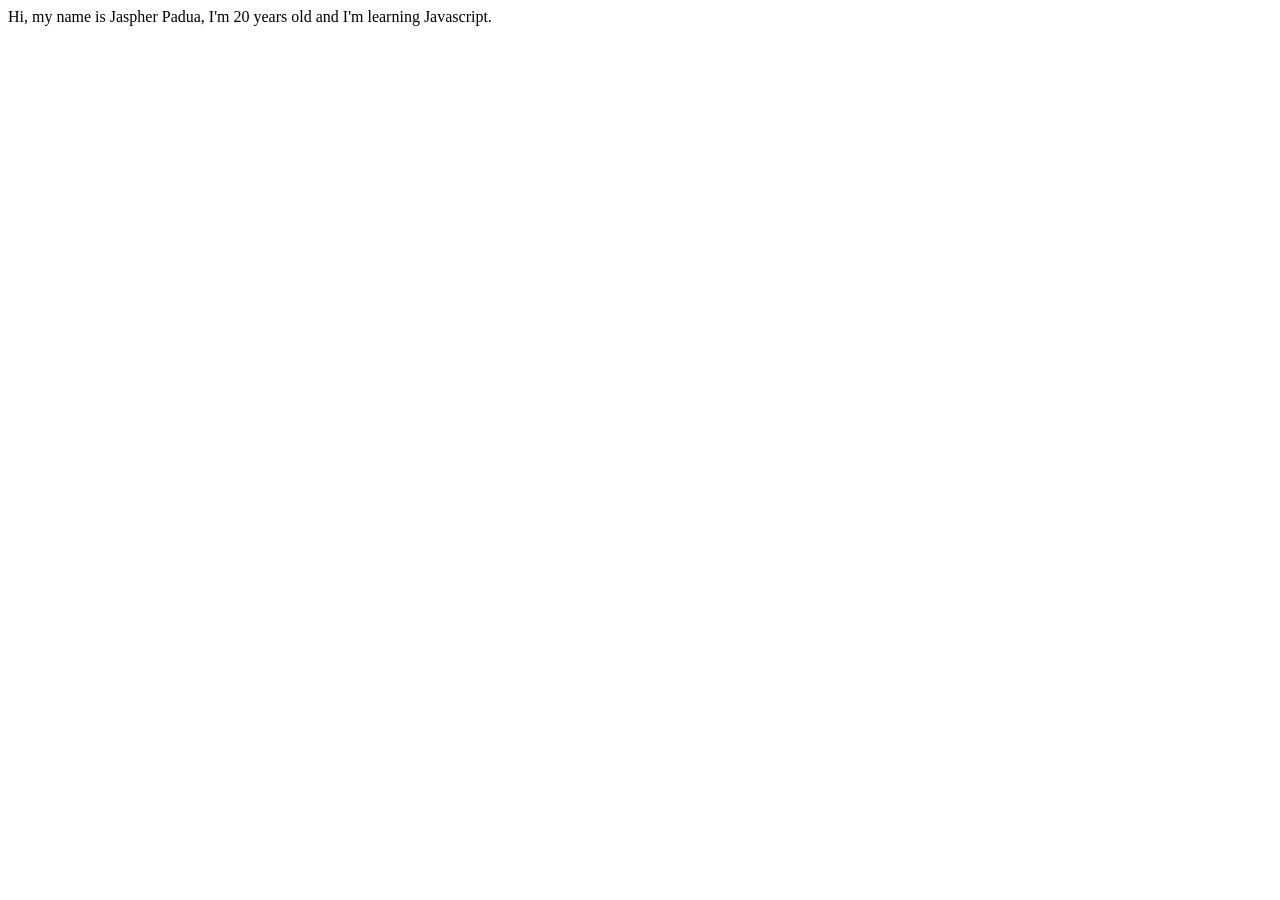
<file: BSNT 3102/index.html>
<!DOCTYPE html>
<html>
<head>
    <title>JavaScript Exercises</title>
</head>

<body>

    <!-- Exercise 2 -->
    <div id="student_message">
        Show your message here.
    </div>

    <script>
        console.log("This is ntTwo.js");

        var firstName = "Jaspher";
        var lastName = "Padua";
        var birthYear = 2006;

        var currentYear = new Date().getFullYear();
        var age = currentYear - birthYear;

        document.getElementById("student_message").innerHTML =
            "Hi, my name is " + firstName + " " + lastName +
            ", I'm " + age + " years old and I'm learning Javascript.";

        var phone1 = "01";
        var phone2 = "02";
        var phone3 = 876543123;

        if (phone1.toString().length == 2) {
            console.log("phone1 is valid");
        } else {
            console.log("phone1 is invalid");
        }

        if (phone1.toString().length == 20) {
            console.log("phone1 is valid");
        } else {
            console.log("phone1 is invalid");
        }

        var url = "www.ntTwo.com";
        url = "https://" + url;

        console.log(url);
    </script>
</body>
</html>
</file>
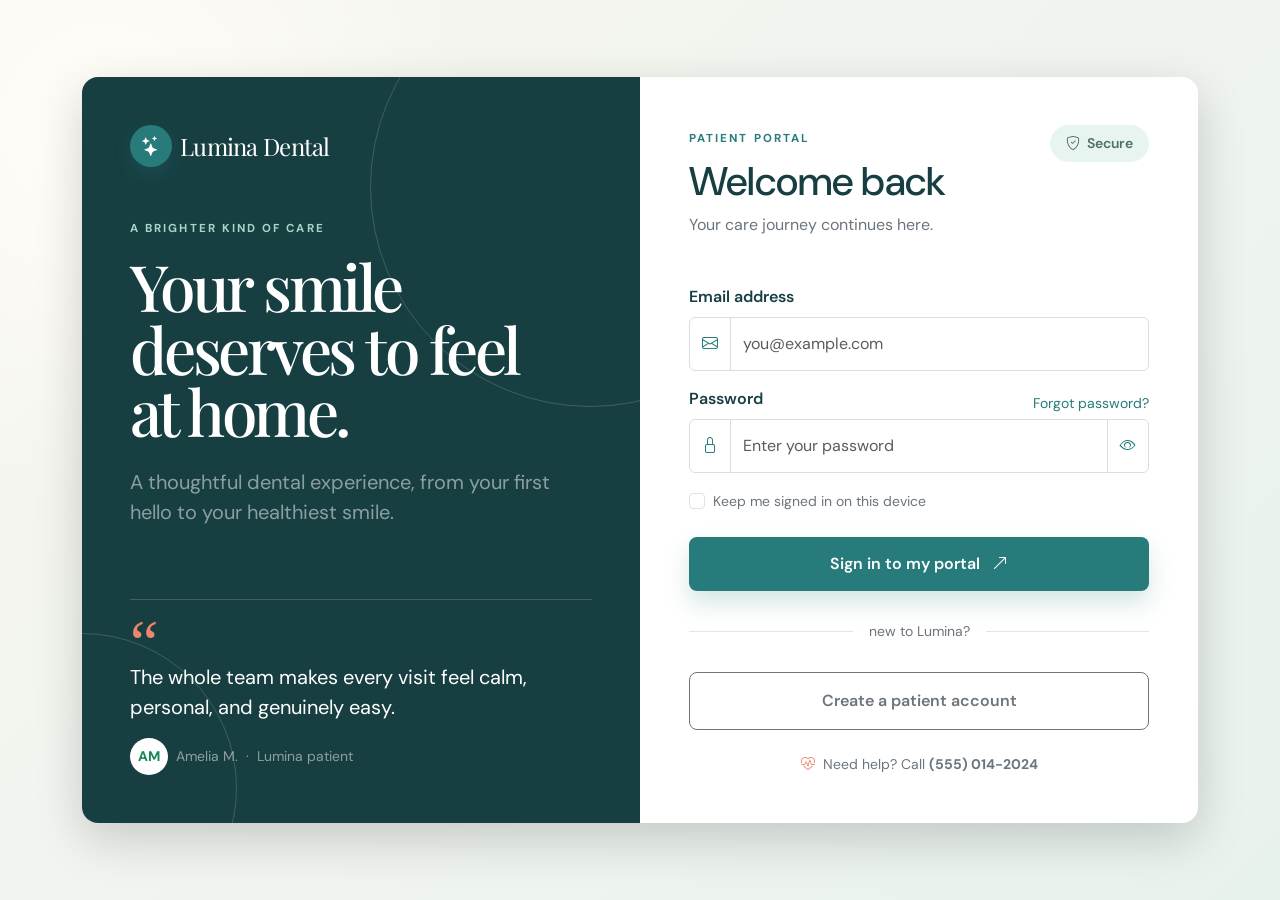
<file: discussion/index.html>
<!doctype html>
<html lang="en">
  <head>
    <meta charset="utf-8">
    <meta name="viewport" content="width=device-width, initial-scale=1">
    <title>Sign in | Lumina Dental</title>
    <link rel="preconnect" href="https://fonts.googleapis.com">
    <link rel="preconnect" href="https://fonts.gstatic.com" crossorigin>
    <link href="https://fonts.googleapis.com/css2?family=DM+Sans:wght@400;500;600;700&family=Playfair+Display:wght@600;700&display=swap" rel="stylesheet">
    <link href="https://cdn.jsdelivr.net/npm/bootstrap@5.3.8/dist/css/bootstrap.min.css" rel="stylesheet" integrity="sha384-sRIl4kxILFvY47J16cr9ZwB07vP4J8+LH7qKQnuqkuIAvNWLzeN8tE5YBujZqJLB" crossorigin="anonymous">
    <link rel="stylesheet" href="https://cdn.jsdelivr.net/npm/bootstrap-icons@1.13.1/font/bootstrap-icons.min.css">
    <style>
      :root {
        --ink: #173f42;
        --teal: #277b7b;
        --mint: #dff0e9;
        --cream: #f8f6f0;
        --coral: #ec876d;
      }

      body {
        min-height: 100vh;
        color: var(--ink);
        background: var(--cream);
        font-family: "DM Sans", sans-serif;
      }

      .login-shell {
        min-height: 100vh;
        background: radial-gradient(circle at 8% 14%, #fffdf7 0, transparent 27%), linear-gradient(135deg, #f8f6f0 0%, #e8f2ed 100%);
      }

      .brand-mark {
        width: 42px;
        height: 42px;
        color: white;
        background: var(--teal);
        box-shadow: 0 8px 18px rgba(39, 123, 123, .2);
      }

      .brand-name,
      h1 {
        font-family: "Playfair Display", serif;
      }

      .brand-name {
        color: var(--ink);
        letter-spacing: -.03em;
      }

      .welcome-panel {
        position: relative;
        min-height: 650px;
        overflow: hidden;
        color: white;
        background: var(--ink);
        isolation: isolate;
      }

      .welcome-panel::before,
      .welcome-panel::after {
        position: absolute;
        z-index: -1;
        border: 1px solid rgba(223, 240, 233, .18);
        border-radius: 50%;
        content: "";
      }

      .welcome-panel::before {
        width: 440px;
        height: 440px;
        right: -170px;
        top: -110px;
      }

      .welcome-panel::after {
        width: 310px;
        height: 310px;
        left: -155px;
        bottom: -120px;
      }

      .eyebrow {
        color: #a9d5c9;
        font-size: .72rem;
        font-weight: 700;
        letter-spacing: .18em;
      }

      .display-title {
        max-width: 430px;
        font-size: clamp(2.5rem, 5vw, 4.25rem);
        line-height: .98;
        letter-spacing: -.055em;
      }

      .quote-mark {
        color: var(--coral);
        font-family: Georgia, serif;
        font-size: 4rem;
        line-height: .6;
      }

      .testimonial {
        border-top: 1px solid rgba(255, 255, 255, .18);
      }

      .login-card {
        width: min(100%, 460px);
      }

      .form-control {
        min-height: 54px;
        border-color: #d5e1dc;
        color: var(--ink);
        background-color: rgba(255, 255, 255, .76);
      }

      .form-control:focus {
        border-color: var(--teal);
        box-shadow: 0 0 0 .25rem rgba(39, 123, 123, .12);
      }

      .input-group-text {
        border-color: #d5e1dc;
        color: var(--teal);
        background: rgba(255, 255, 255, .76);
      }

      .btn-lumina {
        min-height: 54px;
        border: 0;
        color: white;
        background: var(--teal);
        box-shadow: 0 12px 24px rgba(39, 123, 123, .2);
      }

      .btn-lumina:hover,
      .btn-lumina:focus {
        color: white;
        background: #1e6668;
      }

      .soft-line {
        color: #879b96;
      }

      .trust-pill {
        color: #4e716a;
        background: rgba(223, 240, 233, .72);
      }
    </style>
  </head>

  <body>
    <main class="login-shell d-flex align-items-center py-3 py-md-5">
      <div class="container">
        <div class="row justify-content-center g-0 shadow-lg rounded-4 overflow-hidden bg-white">
          <section class="welcome-panel col-12 col-lg-6 d-flex flex-column justify-content-between p-4 p-sm-5">
            <div>
              <div class="d-flex align-items-center gap-2 mb-5">
                <div class="brand-mark rounded-circle d-flex align-items-center justify-content-center">
                  <i class="bi bi-stars fs-5" aria-hidden="true"></i>
                </div>
                <span class="brand-name fs-4 text-white">Lumina Dental</span>
              </div>

              <span class="eyebrow text-uppercase">A brighter kind of care</span>
              <h1 class="display-title mt-3 mb-4">Your smile deserves to feel at home.</h1>
              <p class="text-white-50 fs-5 lh-base mb-0">A thoughtful dental experience, from your first hello to your healthiest smile.</p>
            </div>

            <div class="testimonial mt-5 pt-4">
              <div class="quote-mark">“</div>
              <p class="fs-5 lh-base mb-3">The whole team makes every visit feel calm, personal, and genuinely easy.</p>
              <div class="d-flex align-items-center gap-2 text-white-50 small">
                <span class="rounded-circle bg-white text-center fw-bold py-2 px-2 text-success">AM</span>
                <span>Amelia M. <span class="mx-1">·</span> Lumina patient</span>
              </div>
            </div>
          </section>

          <section class="col-12 col-lg-6 d-flex align-items-center justify-content-center p-4 p-sm-5">
            <div class="login-card">
              <div class="d-flex justify-content-between align-items-start mb-5">
                <div>
                  <span class="eyebrow text-uppercase" style="color: var(--teal);">Patient portal</span>
                  <h2 class="h1 mt-2 mb-2">Welcome back</h2>
                  <p class="text-secondary mb-0">Your care journey continues here.</p>
                </div>
                <span class="trust-pill rounded-pill px-3 py-2 small fw-semibold"><i class="bi bi-shield-check me-1"></i> Secure</span>
              </div>

              <form>
                <div class="mb-3">
                  <label for="email" class="form-label fw-semibold">Email address</label>
                  <div class="input-group">
                    <span class="input-group-text"><i class="bi bi-envelope" aria-hidden="true"></i></span>
                    <input type="email" class="form-control" id="email" placeholder="you@example.com" autocomplete="email" required>
                  </div>
                </div>

                <div class="mb-3">
                  <div class="d-flex justify-content-between align-items-center">
                    <label for="password" class="form-label fw-semibold">Password</label>
                    <a href="#" class="small text-decoration-none" style="color: var(--teal);">Forgot password?</a>
                  </div>
                  <div class="input-group">
                    <span class="input-group-text"><i class="bi bi-lock" aria-hidden="true"></i></span>
                    <input type="password" class="form-control" id="password" placeholder="Enter your password" autocomplete="current-password" required>
                    <button class="input-group-text" type="button" aria-label="Show password"><i class="bi bi-eye" aria-hidden="true"></i></button>
                  </div>
                </div>

                <div class="form-check mb-4">
                  <input class="form-check-input" type="checkbox" id="remember">
                  <label class="form-check-label small text-secondary" for="remember">Keep me signed in on this device</label>
                </div>

                <button type="submit" class="btn btn-lumina w-100 fw-semibold rounded-3">Sign in to my portal <i class="bi bi-arrow-up-right ms-2"></i></button>
              </form>

              <div class="d-flex align-items-center gap-3 my-4">
                <hr class="flex-grow-1 soft-line">
                <span class="small text-secondary">new to Lumina?</span>
                <hr class="flex-grow-1 soft-line">
              </div>

              <a href="#" class="btn btn-outline-secondary w-100 rounded-3 py-3 fw-semibold">Create a patient account</a>
              <p class="small text-center text-secondary mt-4 mb-0"><i class="bi bi-heart-pulse me-1" style="color: var(--coral);"></i> Need help? Call <strong>(555) 014-2024</strong></p>
            </div>
          </section>
        </div>
      </div>
    </main>

    <script src="https://cdn.jsdelivr.net/npm/bootstrap@5.3.8/dist/js/bootstrap.bundle.min.js" integrity="sha384-FKyoEForCGlyvwx9Hj09JcYn3nv7wiPVlz7YYwJrWVcXK/BmnVDxM+D2scQbITxI" crossorigin="anonymous"></script>
  </body>
</html>
</file>
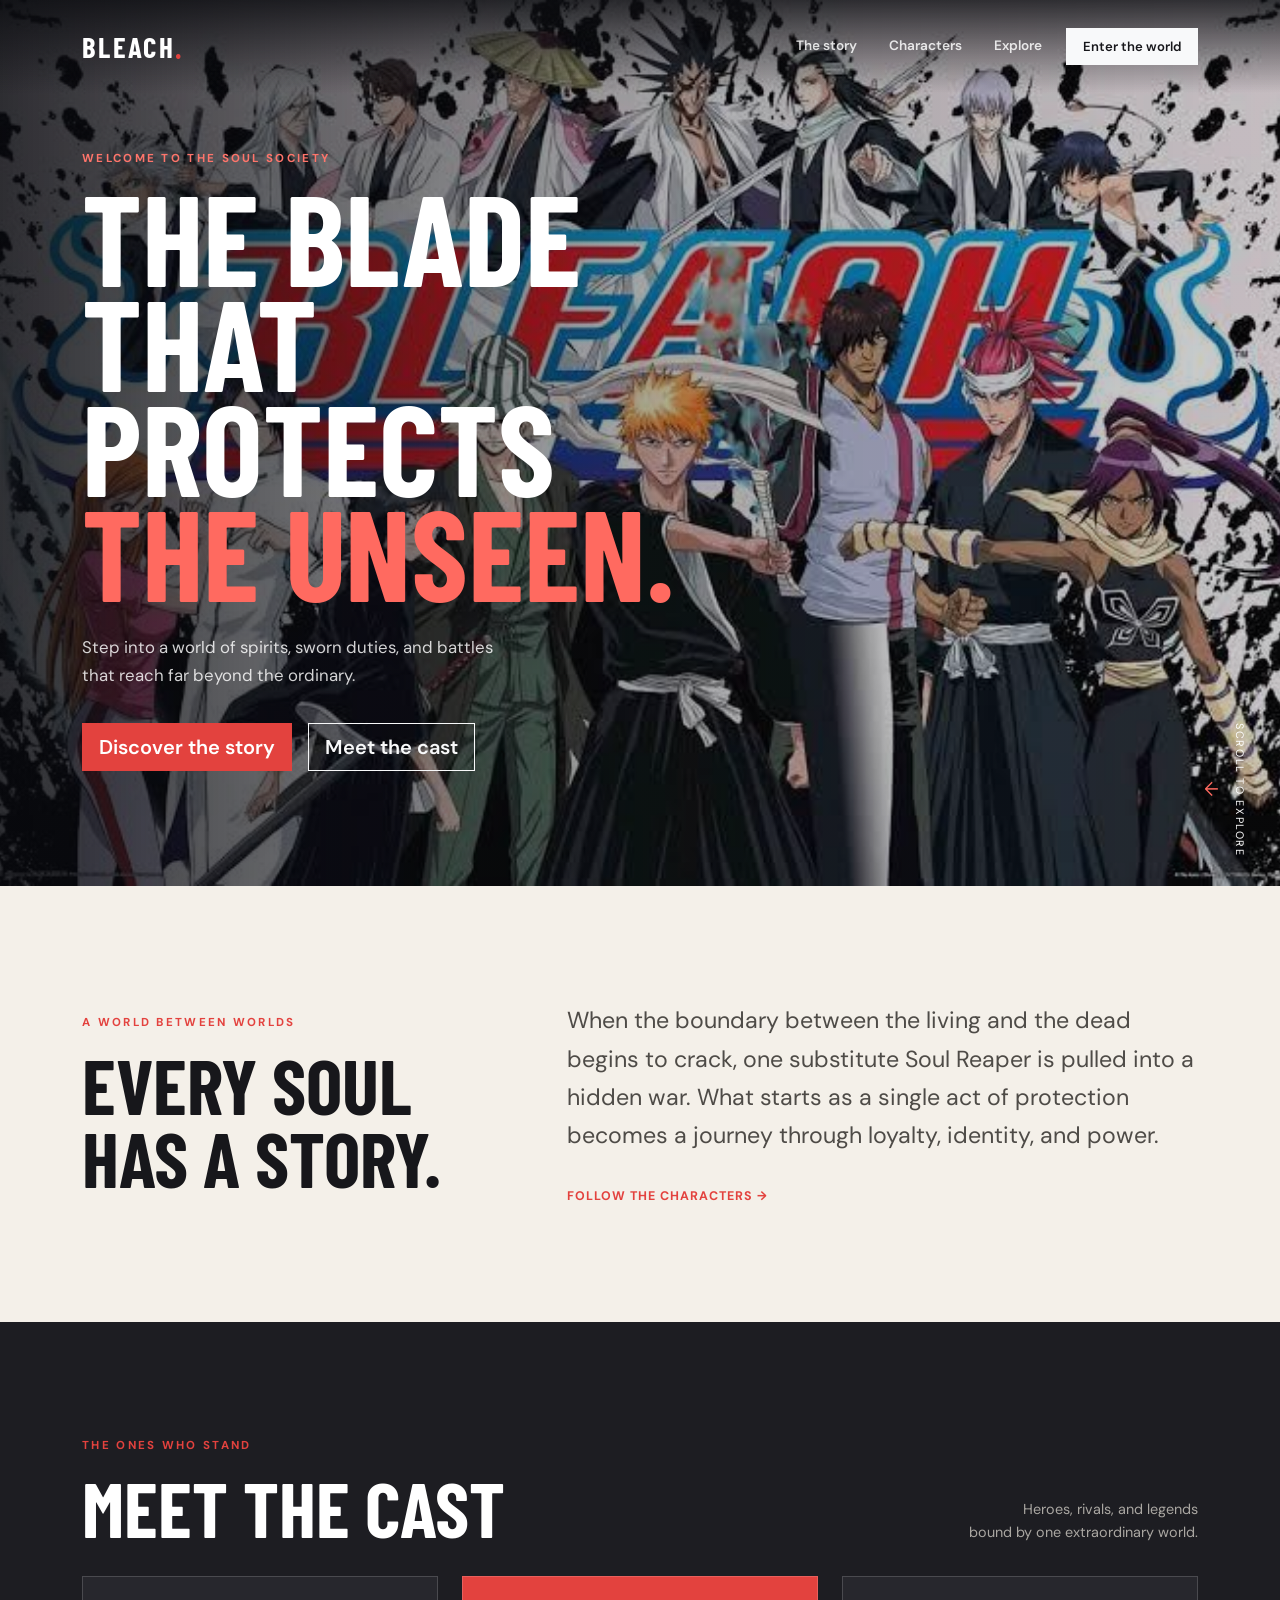
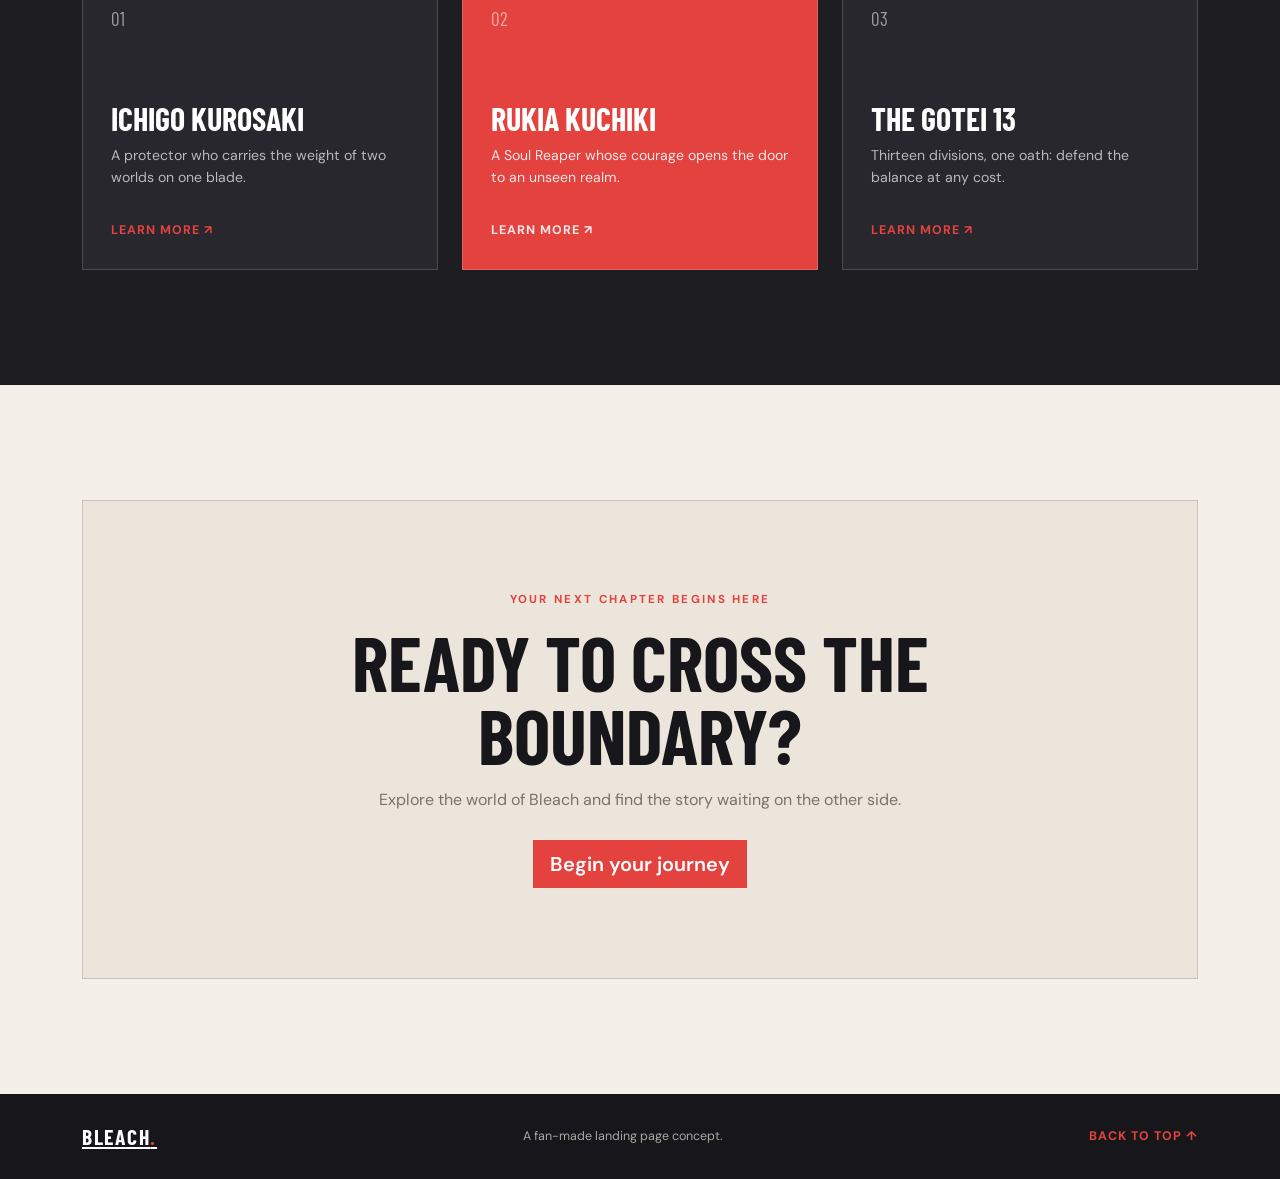
<file: landingAct/index.html>
<!DOCTYPE html>
<html lang="en">
<head>
	<meta charset="UTF-8">
	<meta name="viewport" content="width=device-width, initial-scale=1">
	<meta name="description" content="Discover the world, characters, and stories of Bleach.">
	<title>Bleach | Soul Society</title>
	<link href="https://cdn.jsdelivr.net/npm/bootstrap@5.3.3/dist/css/bootstrap.min.css" rel="stylesheet">
	<link rel="stylesheet" href="landing.css">
</head>
<body>
	<header>
		<nav class="navbar navbar-expand-lg navbar-dark fixed-top site-nav" aria-label="Main navigation">
			<div class="container">
				<a class="navbar-brand" href="#home">BLEACH<span>.</span></a>
				<button class="navbar-toggler" type="button" data-bs-toggle="collapse" data-bs-target="#mainNavigation" aria-controls="mainNavigation" aria-expanded="false" aria-label="Toggle navigation">
					<span class="navbar-toggler-icon"></span>
				</button>
				<div class="collapse navbar-collapse" id="mainNavigation">
					<ul class="navbar-nav ms-auto align-items-lg-center gap-lg-3">
						<li class="nav-item"><a class="nav-link" href="#story">The story</a></li>
						<li class="nav-item"><a class="nav-link" href="#characters">Characters</a></li>
						<li class="nav-item"><a class="nav-link" href="#explore">Explore</a></li>
						<li class="nav-item"><a class="btn btn-light nav-cta" href="#explore">Enter the world</a></li>
					</ul>
				</div>
			</div>
		</nav>
	</header>

	<main>
		<section id="home" class="hero-section" aria-labelledby="hero-title">
			<div class="container hero-content">
				<p class="section-kicker">Welcome to the Soul Society</p>
				<h1 id="hero-title">The blade that protects<br><em>the unseen.</em></h1>
				<p class="hero-copy">Step into a world of spirits, sworn duties, and battles that reach far beyond the ordinary.</p>
				<div class="hero-actions d-flex flex-wrap gap-3">
					<a class="btn btn-danger btn-lg" href="#story">Discover the story</a>
					<a class="btn btn-outline-light btn-lg" href="#characters">Meet the cast</a>
				</div>
			</div>
			<a class="scroll-cue" href="#story" aria-label="Scroll to the story section">Scroll to explore <span aria-hidden="true">↓</span></a>
		</section>

		<section id="story" class="story-section section-space" aria-labelledby="story-title">
			<div class="container">
				<div class="row align-items-center g-5">
					<div class="col-lg-5">
						<p class="section-kicker">A world between worlds</p>
						<h2 id="story-title">Every soul has a story.</h2>
					</div>
					<div class="col-lg-7">
						<p class="lead-copy">When the boundary between the living and the dead begins to crack, one substitute Soul Reaper is pulled into a hidden war. What starts as a single act of protection becomes a journey through loyalty, identity, and power.</p>
						<a class="text-link" href="#characters">Follow the characters <span aria-hidden="true">→</span></a>
					</div>
				</div>
			</div>
		</section>

		<section id="characters" class="characters-section section-space" aria-labelledby="characters-title">
			<div class="container">
				<div class="section-heading d-flex flex-wrap justify-content-between align-items-end gap-3">
					<div>
						<p class="section-kicker">The ones who stand</p>
						<h2 id="characters-title">Meet the cast</h2>
					</div>
					<p class="heading-note">Heroes, rivals, and legends<br>bound by one extraordinary world.</p>
				</div>
				<div class="row g-4 mt-2">
					<div class="col-md-4">
						<article class="character-card">
							<span class="card-number">01</span>
							<h3>Ichigo Kurosaki</h3>
							<p>A protector who carries the weight of two worlds on one blade.</p>
							<a href="#explore" aria-label="Learn about Ichigo Kurosaki">Learn more <span aria-hidden="true">↗</span></a>
						</article>
					</div>
					<div class="col-md-4">
						<article class="character-card featured-card">
							<span class="card-number">02</span>
							<h3>Rukia Kuchiki</h3>
							<p>A Soul Reaper whose courage opens the door to an unseen realm.</p>
							<a href="#explore" aria-label="Learn about Rukia Kuchiki">Learn more <span aria-hidden="true">↗</span></a>
						</article>
					</div>
					<div class="col-md-4">
						<article class="character-card">
							<span class="card-number">03</span>
							<h3>The Gotei 13</h3>
							<p>Thirteen divisions, one oath: defend the balance at any cost.</p>
							<a href="#explore" aria-label="Learn about the Gotei 13">Learn more <span aria-hidden="true">↗</span></a>
						</article>
					</div>
				</div>
			</div>
		</section>

		<section id="explore" class="explore-section section-space" aria-labelledby="explore-title">
			<div class="container">
				<div class="explore-panel text-center">
					<p class="section-kicker">Your next chapter begins here</p>
					<h2 id="explore-title">Ready to cross the boundary?</h2>
					<p>Explore the world of Bleach and find the story waiting on the other side.</p>
					<a class="btn btn-danger btn-lg" href="#home">Begin your journey</a>
				</div>
			</div>
		</section>
	</main>

	<footer class="site-footer">
		<div class="container d-flex flex-wrap justify-content-between align-items-center gap-3">
			<a class="footer-brand" href="#home">BLEACH<span>.</span></a>
			<p class="mb-0">A fan-made landing page concept.</p>
			<a class="back-top" href="#home">Back to top ↑</a>
		</div>
	</footer>

	<script src="https://cdn.jsdelivr.net/npm/bootstrap@5.3.3/dist/js/bootstrap.bundle.min.js"></script>
</body>
</html>
</file>
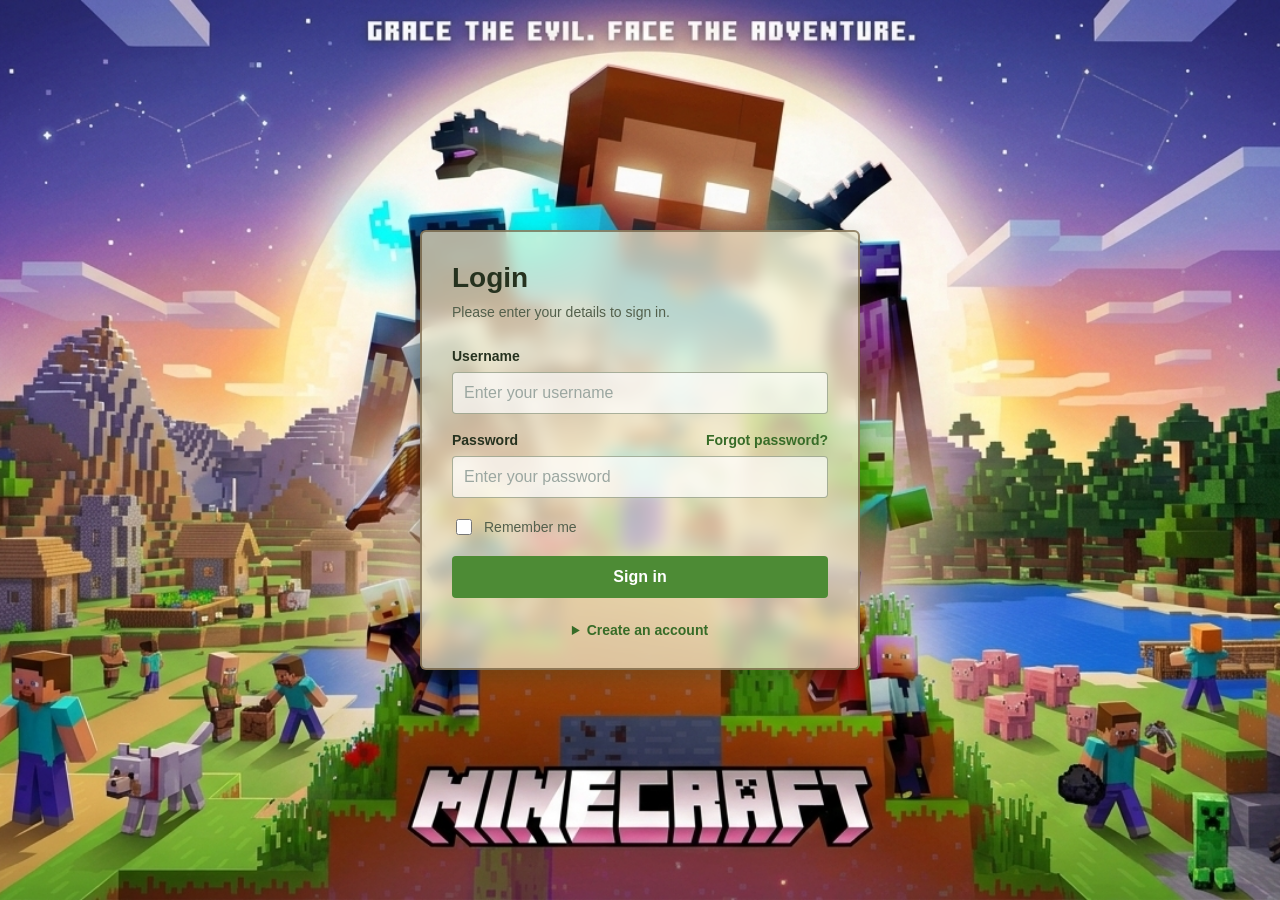
<file: loginPage/index.html>
<!DOCTYPE html>
<html lang="en">
<head>
    <meta charset="UTF-8">
    <meta name="viewport" content="width=device-width, initial-scale=1.0">
    <title>Minecraft</title>
    <link rel="stylesheet" href="loginPage.css">
</head>
<body>
    <main class="login-shell">
        <section class="login-card" aria-labelledby="login-title">
            <h1 id="login-title">Login</h1>
            <p class="intro">Please enter your details to sign in.</p>

            <form class="login-form" action="#" method="post">
                <div class="field">
                    <label for="username">Username</label>
                    <input id="username" name="username" type="text" autocomplete="username" placeholder="Enter your username" required>
                </div>

                <div class="field">
                    <div class="label-row">
                        <label for="password">Password</label>
                        <a href="#">Forgot password?</a>
                    </div>
                    <input id="password" name="password" type="password" autocomplete="current-password" placeholder="Enter your password" required>
                </div>

                <label class="remember-me">
                    <input type="checkbox" name="remember">
                    <span>Remember me</span>
                </label>

                <button type="submit">Sign in</button>
            </form>

            <details class="register-details">
                <summary>Create an account</summary>
                <h2>Create account</h2>
                <form class="register-form" action="#" method="post">
                    <div class="field">
                        <label for="register-username">Username</label>
                        <input id="register-username" name="register-username" type="text" autocomplete="username" placeholder="Choose a username" required>
                    </div>

                    <div class="field">
                        <label for="email">Email</label>
                        <input id="email" name="email" type="email" autocomplete="email" placeholder="Enter your email" required>
                    </div>

                    <div class="field">
                        <label for="register-password">Password</label>
                        <input id="register-password" name="register-password" type="password" autocomplete="new-password" placeholder="Create a password" required>
                    </div>

                    <div class="field">
                        <label for="confirm-password">Confirm password</label>
                        <input id="confirm-password" name="confirm-password" type="password" autocomplete="new-password" placeholder="Repeat your password" required>
                    </div>

                    <button type="submit">Register</button>
                </form>
            </details>
        </section>
    </main>
</body>
</html>
</file>
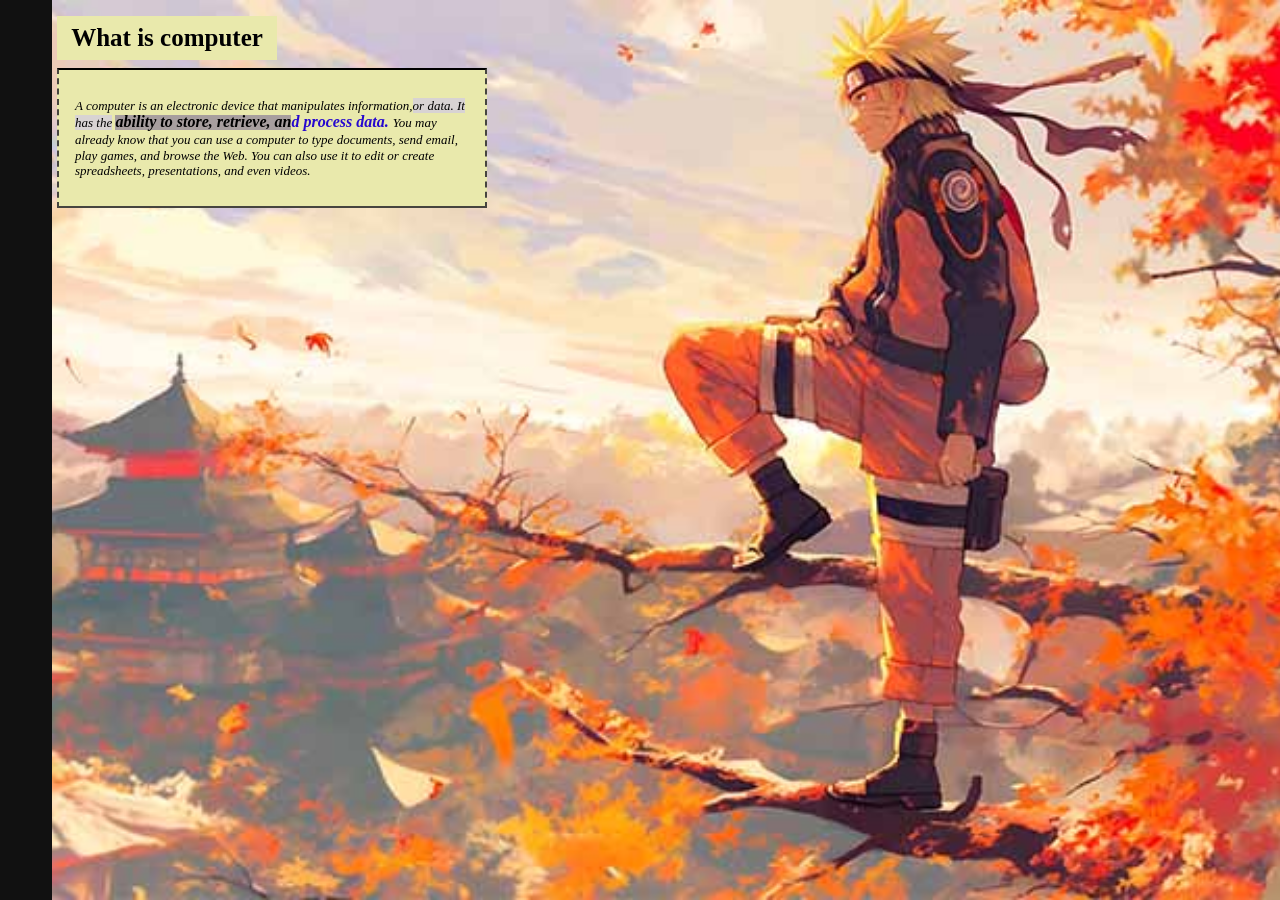
<file: textFormatting1/index.html>
<!DOCTYPE html>
<html lang="en">
    <head>
        <title>Text Formatting</title>
        <meta charset="UTF-8">
        <meta name="viewport" content="width=device-width, initial-scale=1.0">

        <style>
            * {
                box-sizing: border-box;
            }

            html,
            body {
                margin: 0;
                min-height: 100%;
            }

            .akoto     {
                font-size: 25px;
                font-family: "Times New Roman", serif;
                font-weight: bold;
                background-color: #e9e9ac;
                width: 220px;
                text-align: center;
                padding: 8px 10px;
                position: absolute;
                top: 16px;
                left: 5px;
                z-index: 1;
            }

            .akoto a {
                color: inherit;
                text-decoration: none;
            }

            body     {
                background-color: #111;
                min-height: 100vh;
                overflow-x: hidden;
            }

            #jaspher     {
               font-family: Times New Roman, serif;
               font-size: 16px;
            }

            .akoto1     {
                color: rgb(38, 9, 206);
                font-size: 16px;
            }

            #akoto2     {
                font-style: italic;
                background-color: #e9e9ac;
                font-size: 13px;
                padding: 28px 16px;
                width: 430px;
                margin: 0;
                position: absolute;
                top: 68px;
                left: 5px;
                border-left: 2px dashed rgba(11, 9, 24, 0.728);
                border-right: 2px dashed rgba(11, 9, 24, 0.728);
                border-top: 2px solid black;
                border-bottom: 2px solid rgba(11, 9, 24, 0.728);
                line-height: 1.18;
            }

            .akoto3     {
                    position: relative;
                    min-height: 100vh;
                    margin-left: 52px;
                    background-image: url("../assets/image.jpg");
                    background-size: cover;
                    background-repeat: no-repeat;
                    background-position: center;
            }

            #jaspher1     {
               background-color: rgb(216, 211, 211);
            }

            #jaspher3     {
               background-color: rgb(167, 158, 158);
            }
        </style>


    </head>
    <body>
        <div class="akoto3">
        <header class="akoto">
            <a href="https://en.wikipedia.org/wiki/Computer" target="_blank" rel="noopener noreferrer">
                <strong>What is computer</strong>
            </a>
        </header>
        <p id="akoto2">
            A computer is an electronic device that manipulates information,<mark id="jaspher1">or data. It<br> 
            has the</mark> <mark id="jaspher3"><strong id="jaspher">ability to  store, retrieve, an</mark></strong><strong class="akoto1">d process data.  </strong>You may<br> 
            already know that you can use a computer to type documents, send email,<br>
            play games, and browse the Web. You can also use it to edit or create<br>
            spreadsheets, presentations, and even videos.
        </p>
        </div>
    </body>
</html>
</file>
<file: landingAct/landing.css>
@import url('https://fonts.googleapis.com/css2?family=Barlow+Condensed:wght@500;600;700;800&family=DM+Sans:wght@400;500;600&display=swap');

:root {
    --ink: #17171b;
    --paper: #f4f0e9;
    --muted: #77736d;
    --red: #e3423e;
    --line: rgba(23, 23, 27, 0.16);
}

html {
    scroll-behavior: smooth;
}

body {
    margin: 0;
    color: var(--ink);
    font-family: 'DM Sans', sans-serif;
    background: var(--paper);
}

h1,
h2,
h3,
.navbar-brand,
.footer-brand {
    font-family: 'Barlow Condensed', sans-serif;
    font-weight: 700;
    letter-spacing: 0;
}

h2 {
    margin: 0;
    font-size: clamp(2.5rem, 6vw, 5rem);
    line-height: 0.95;
    text-transform: uppercase;
}

.site-nav {
    padding: 20px 0;
    background: linear-gradient(180deg, rgba(12, 13, 17, 0.8), transparent);
}

.navbar-brand,
.footer-brand {
    color: #fff;
    font-size: 1.8rem;
    letter-spacing: 0.08em;
}

.navbar-brand span,
.footer-brand span {
    color: var(--red);
}

.nav-link {
    color: rgba(255, 255, 255, 0.84);
    font-size: 0.85rem;
    font-weight: 600;
}

.nav-link:hover,
.nav-link:focus {
    color: #fff;
}

.nav-cta {
    padding: 9px 17px;
    color: var(--ink);
    font-size: 0.82rem;
    font-weight: 600;
    border: 0;
}

.hero-section {
    position: relative;
    display: flex;
    align-items: end;
    min-height: min(820px, 100vh);
    color: #fff;
    background: linear-gradient(90deg, rgba(8, 9, 14, 0.84) 0%, rgba(8, 9, 14, 0.32) 53%, rgba(8, 9, 14, 0.2) 100%), url('../assets/landingPage.jpg') center / cover no-repeat;
}

.hero-content {
    padding-top: 150px;
    padding-bottom: 115px;
}

.section-kicker {
    margin: 0 0 17px;
    color: var(--red);
    font-size: 0.72rem;
    font-weight: 700;
    letter-spacing: 0.2em;
    text-transform: uppercase;
}

.hero-section .section-kicker {
    color: #ff756b;
}

.hero-section h1 {
    max-width: 730px;
    margin: 0;
    font-size: clamp(4rem, 10vw, 8.8rem);
    line-height: 0.82;
    text-transform: uppercase;
}

.hero-section h1 em {
    color: #ff6a60;
    font-style: normal;
}

.hero-copy {
    max-width: 420px;
    margin: 30px 0 34px;
    color: rgba(255, 255, 255, 0.82);
    font-size: 1.05rem;
    line-height: 1.65;
}

.btn {
    font-weight: 600;
    border-radius: 0;
}

.btn-danger {
    background: var(--red);
    border-color: var(--red);
}

.btn-danger:hover,
.btn-danger:focus {
    background: #b9312e;
    border-color: #b9312e;
}

.scroll-cue {
    position: absolute;
    right: 32px;
    bottom: 30px;
    display: flex;
    flex-direction: column;
    align-items: center;
    gap: 8px;
    color: #fff;
    font-size: 0.68rem;
    letter-spacing: 0.15em;
    text-decoration: none;
    text-transform: uppercase;
    writing-mode: vertical-rl;
}

.scroll-cue span {
    color: #ff6a60;
    font-size: 1.15rem;
}

.section-space {
    padding: 115px 0;
}

.story-section {
    background: var(--paper);
}

.lead-copy {
    max-width: 650px;
    margin: 0 0 28px;
    color: #4e4b47;
    font-size: clamp(1.1rem, 2vw, 1.45rem);
    line-height: 1.65;
}

.text-link,
.character-card a,
.back-top {
    color: var(--red);
    font-size: 0.78rem;
    font-weight: 700;
    letter-spacing: 0.08em;
    text-decoration: none;
    text-transform: uppercase;
}

.text-link:hover,
.character-card a:hover,
.back-top:hover {
    color: var(--ink);
}

.characters-section {
    background: #1d1d22;
    color: #fff;
}

.heading-note {
    margin: 0;
    color: #aaa7a2;
    font-size: 0.9rem;
    line-height: 1.6;
    text-align: right;
}

.character-card {
    min-height: 265px;
    padding: 28px;
    border: 1px solid rgba(255, 255, 255, 0.16);
    background: #27272d;
    transition: transform 180ms ease, border-color 180ms ease;
}

.character-card:hover {
    transform: translateY(-6px);
    border-color: var(--red);
}

.featured-card {
    background: var(--red);
}

.card-number {
    display: block;
    margin-bottom: 65px;
    color: rgba(255, 255, 255, 0.54);
    font-family: 'Barlow Condensed', sans-serif;
    font-size: 1.2rem;
}

.character-card h3 {
    margin: 0 0 8px;
    font-size: 2rem;
    text-transform: uppercase;
}

.character-card p {
    min-height: 50px;
    margin: 0 0 22px;
    color: rgba(255, 255, 255, 0.68);
    font-size: 0.88rem;
    line-height: 1.55;
}

.featured-card p,
.featured-card a {
    color: rgba(255, 255, 255, 0.88);
}

.explore-section {
    background: var(--paper);
}

.explore-panel {
    padding: clamp(45px, 8vw, 90px) 20px;
    border: 1px solid var(--line);
    background: #ebe5db;
}

.explore-panel h2 {
    max-width: 650px;
    margin: 0 auto 17px;
}

.explore-panel > p:not(.section-kicker) {
    margin: 0 auto 28px;
    color: var(--muted);
}

.site-footer {
    padding: 26px 0;
    color: #aaa7a2;
    background: var(--ink);
    font-size: 0.78rem;
}

.site-footer .footer-brand {
    font-size: 1.35rem;
}

@media (max-width: 991px) {
    .site-nav {
        background: rgba(16, 16, 20, 0.94);
    }

    .navbar-nav {
        padding-top: 18px;
    }

    .nav-cta {
        display: inline-block;
        margin-top: 8px;
    }
}

@media (max-width: 575px) {
    .hero-section {
        min-height: 700px;
        background-position: 58% center;
    }

    .hero-content {
        padding-bottom: 82px;
    }

    .hero-section h1 {
        font-size: clamp(3.5rem, 18vw, 5.5rem);
    }

    .scroll-cue {
        right: 16px;
        bottom: 20px;
    }

    .section-space {
        padding: 78px 0;
    }

    .heading-note {
        text-align: left;
    }

    .character-card {
        min-height: 230px;
    }

    .card-number {
        margin-bottom: 38px;
    }
}
</file>
<file: loginPage/loginPage.css>
:root {
	--text: #26321f;
	--muted: #53604c;
	--border: rgba(75, 91, 54, 0.45);
	--green: #4d8b35;
	--green-dark: #376c28;
}

* {
	box-sizing: border-box;
}

body {
	margin: 0;
	color: var(--text);
	font-family: Arial, sans-serif;
	background: #f4f4f4 url('../assets/mcwebbg.jpg') center / cover no-repeat;
}

.login-shell {
	position: relative;
	display: grid;
	place-items: center;
	min-height: 100vh;
	padding: 20px;
}

.login-card {
	width: min(100%, 440px);
	padding: 30px;
	background: rgba(245, 241, 211, 0.72);
	border: 2px solid rgba(92, 72, 39, 0.6);
	border-radius: 6px;
	box-shadow: 0 8px 24px rgba(29, 52, 22, 0.3);
	backdrop-filter: blur(8px);
	-webkit-backdrop-filter: blur(8px);
}

.eyebrow {
	margin: 0 0 8px;
	color: var(--muted);
	font-size: 14px;
}

h1 {
	margin: 0;
	font-size: 28px;
}

.intro {
	margin: 10px 0 28px;
	color: var(--muted);
	font-size: 14px;
}

.login-form {
	display: grid;
	gap: 18px;
}

.field {
	display: grid;
	gap: 8px;
}

label,
.label-row {
	font-size: 14px;
	font-weight: bold;
}

.label-row {
	display: flex;
	align-items: center;
	justify-content: space-between;
	gap: 12px;
}

a {
	color: var(--green-dark);
	text-decoration: none;
}

a:hover {
	text-decoration: underline;
}

input[type='text'],
input[type='password'],
input[type='email'] {
	width: 100%;
	padding: 11px;
	color: var(--text);
	font: inherit;
	background: rgba(255, 255, 255, 0.68);
	border: 1px solid var(--border);
	border-radius: 4px;
	outline: none;
}

input::placeholder {
	color: #9ba7a1;
}

input[type='text']:focus,
input[type='password']:focus,
input[type='email']:focus {
	border-color: var(--green);
}

.remember-me {
	display: flex;
	align-items: center;
	gap: 9px;
	color: var(--muted);
	font-weight: normal;
}

.remember-me input {
	width: 16px;
	height: 16px;
	accent-color: var(--green);
}

button {
	padding: 12px;
	color: #fff;
	font: inherit;
	font-weight: bold;
	background: var(--green);
	border: 0;
	border-radius: 4px;
	cursor: pointer;
}

button:hover {
	background: var(--green-dark);
}

button:focus-visible,
a:focus-visible {
	outline: 2px solid var(--green);
	outline-offset: 3px;
}

.register-details {
	margin-top: 24px;
	color: var(--muted);
	font-size: 14px;
}


.register-details summary {
	color: var(--green-dark);
	font-weight: bold;
	text-align: center;
	cursor: pointer;
}

.register-details summary:hover {
	text-decoration: underline;
}

.register-details summary:focus-visible {
	outline: 2px solid var(--green);
	outline-offset: 3px;
}

.register-details h2 {
	margin: 22px 0 0;
	color: var(--text);
	font-size: 24px;
}

.register-form {
	display: grid;
	gap: 18px;
	margin-top: 18px;
}

.login-card:has(.register-details[open]) > h1,
.login-card:has(.register-details[open]) > .intro {
	display: none;
}

.login-card:has(.register-details[open]) > .login-form {
	display: none;
}
</file>
